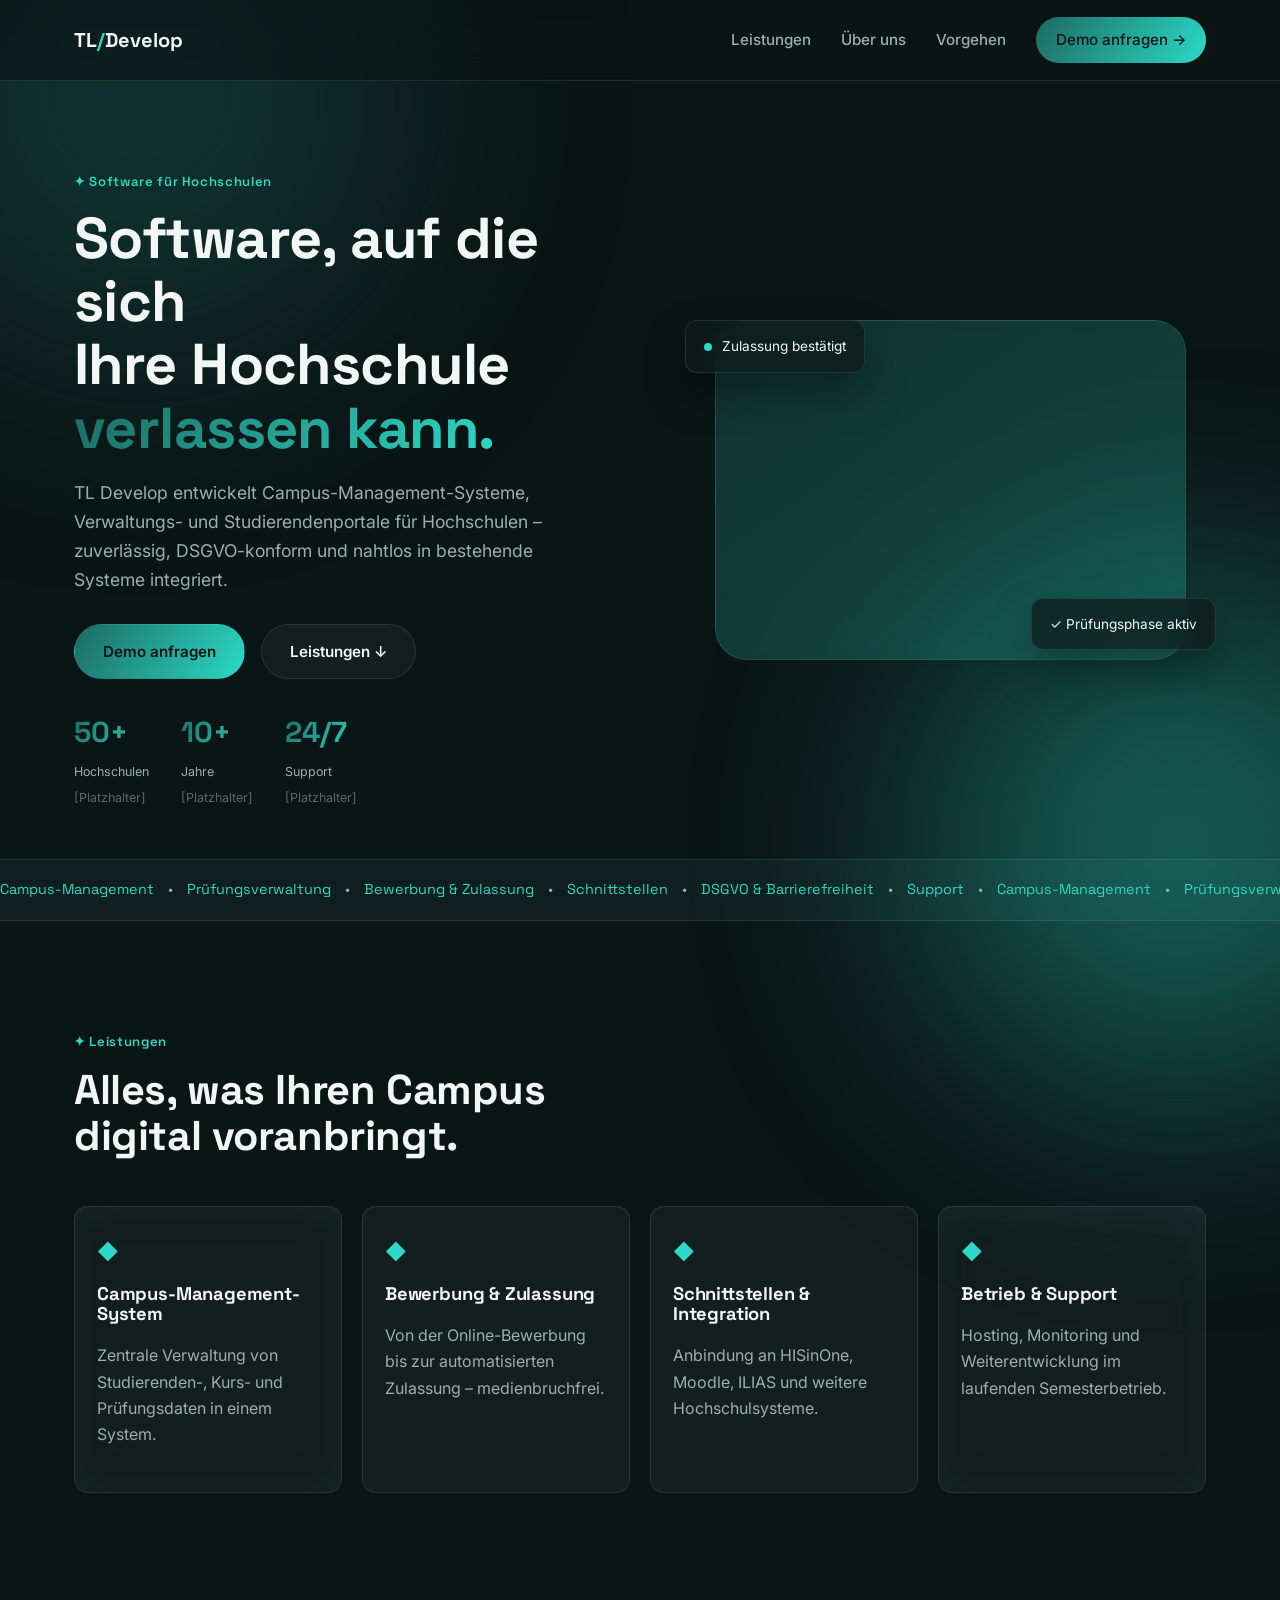
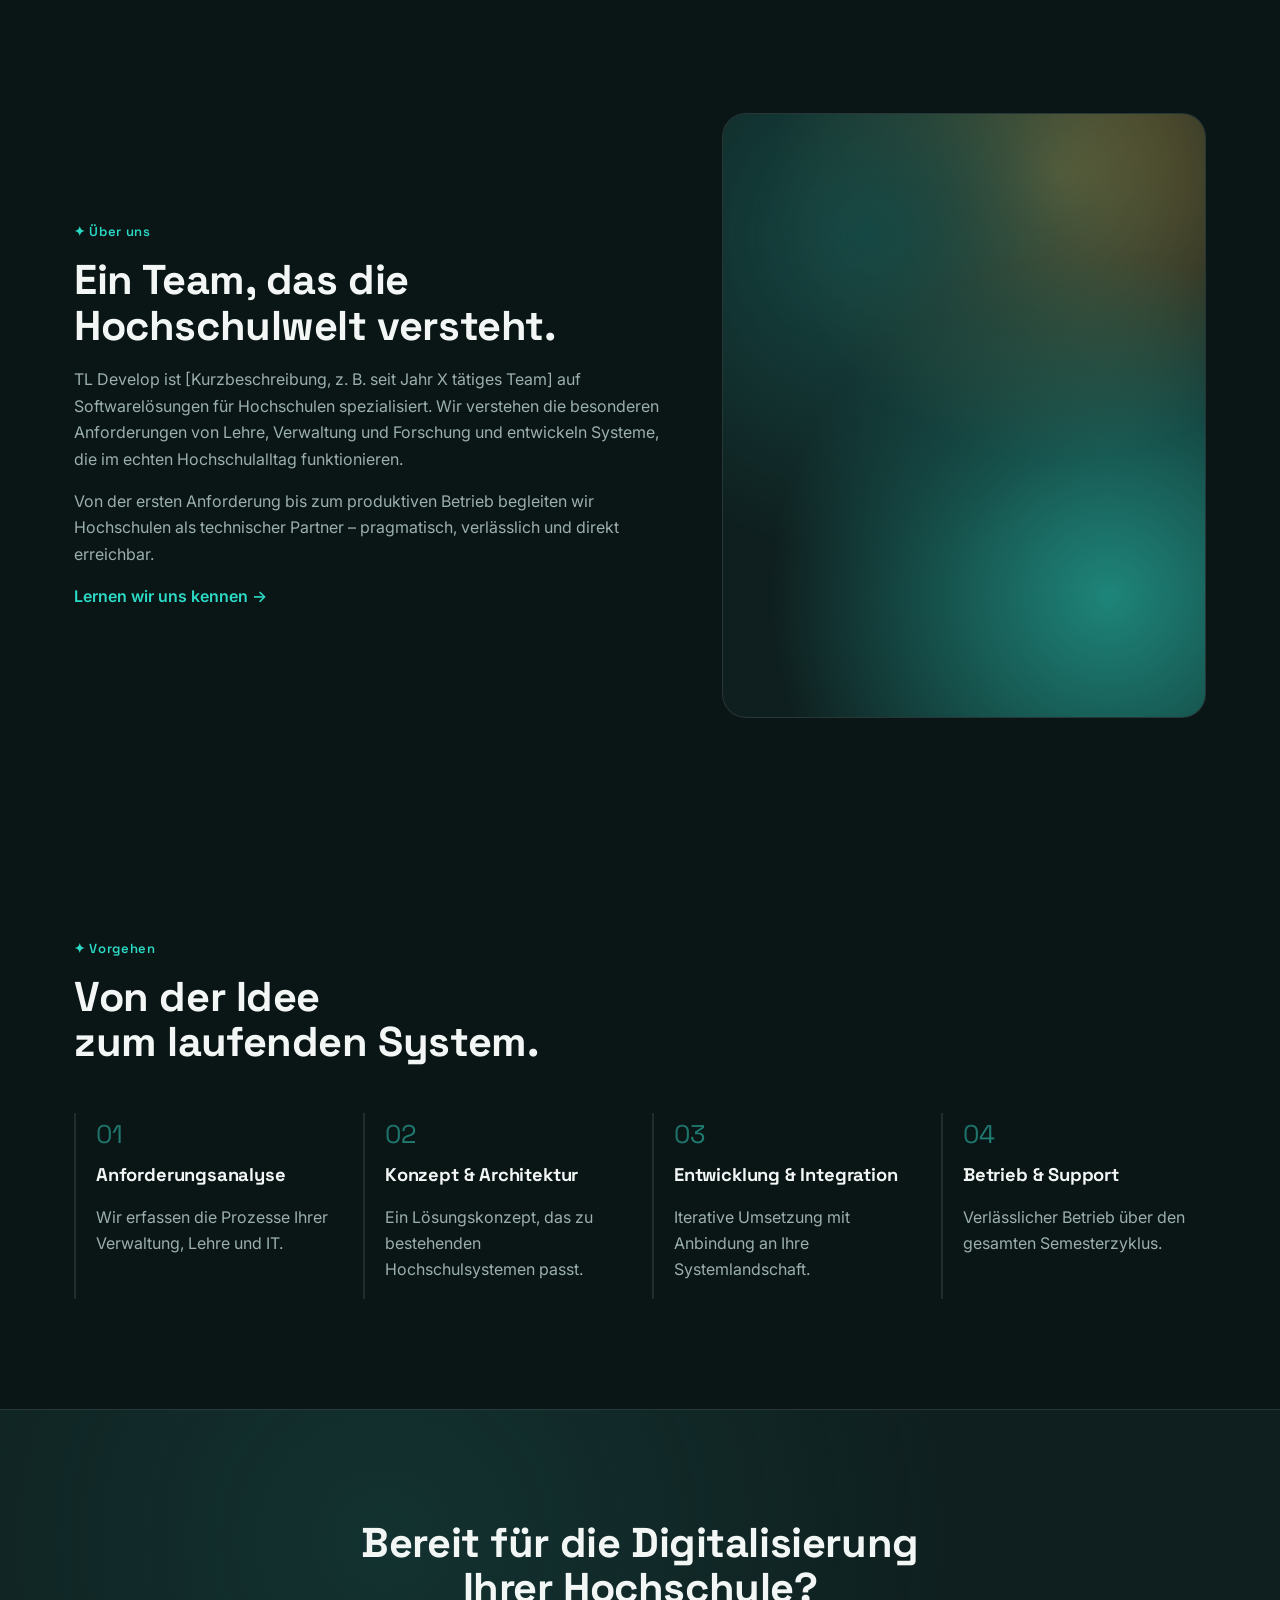
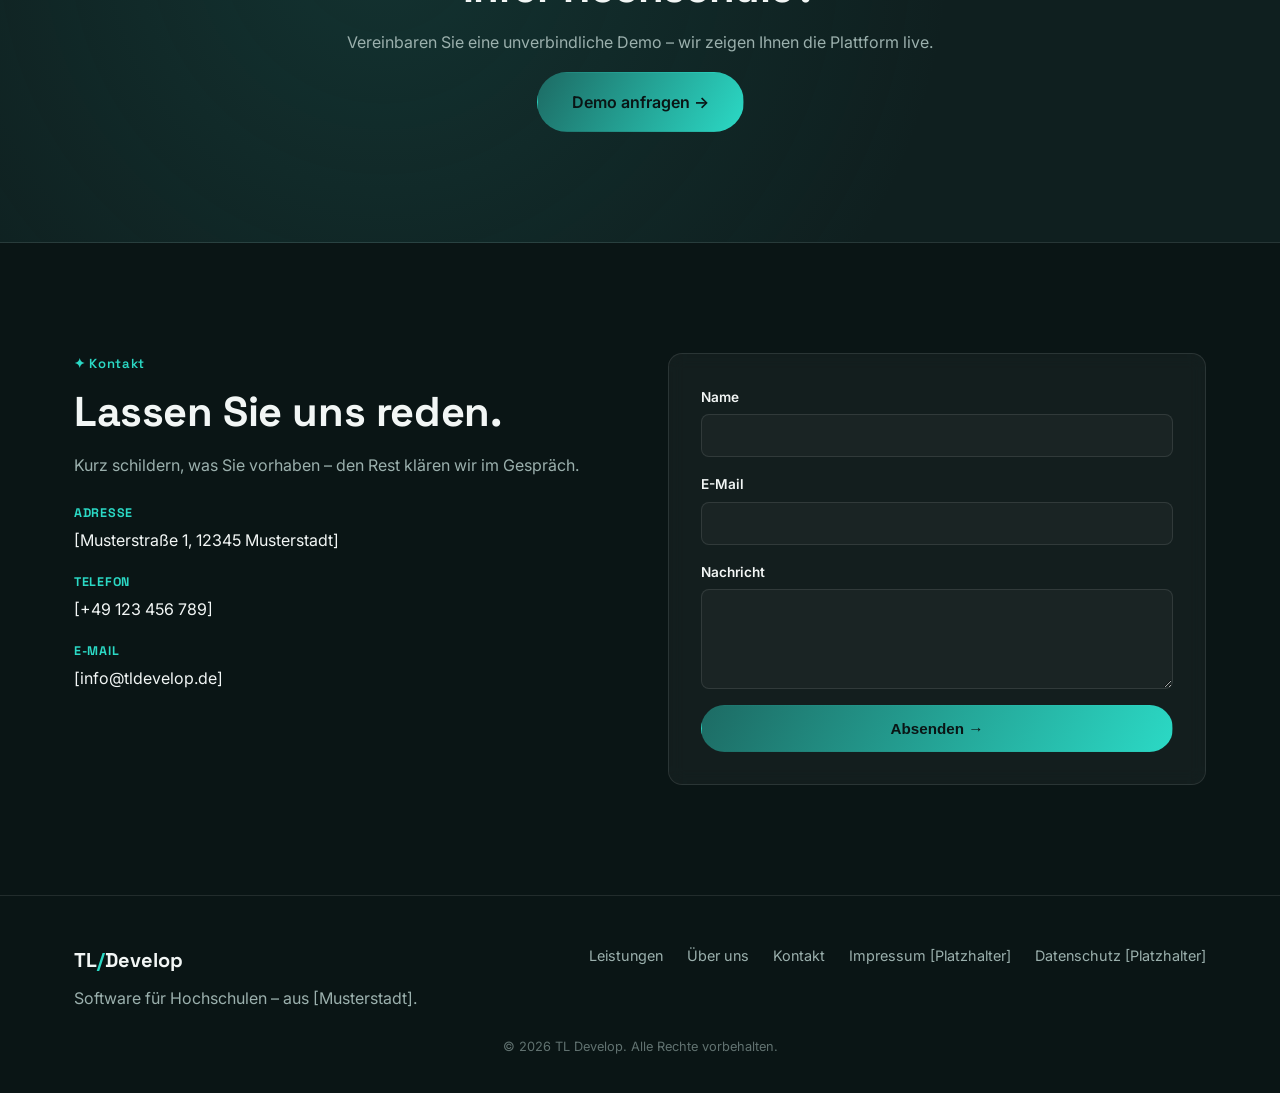
<file: design-modern-auffaellig/index.html>
<!DOCTYPE html>
<!-- Entwurf "Modern-Auffällig" für TL Develop. Texte sind Platzhalter (Leistungen, Über-uns, Kontaktdaten) und vor Livegang zu prüfen/ersetzen. -->
<html lang="de">
<head>
<meta charset="UTF-8">
<meta name="viewport" content="width=device-width, initial-scale=1.0">
<title>TL Develop – Software für Hochschulen</title>
<link rel="preconnect" href="https://fonts.googleapis.com">
<link rel="preconnect" href="https://fonts.gstatic.com" crossorigin>
<link href="https://fonts.googleapis.com/css2?family=Space+Grotesk:wght@500;600;700&family=Inter:wght@400;500;600;700&display=swap" rel="stylesheet">
<link rel="stylesheet" href="styles.css">
<noscript><style>.reveal { opacity: 1 !important; transform: none !important; }</style></noscript>
</head>
<body>

<div class="blob blob-a" aria-hidden="true"></div>
<div class="blob blob-b" aria-hidden="true"></div>

<header class="site-header">
  <div class="container header-inner">
    <a href="#top" class="logo">TL<span>/</span>Develop</a>
    <nav class="main-nav" id="main-nav">
      <a href="#leistungen">Leistungen</a>
      <a href="#ueber-uns">Über uns</a>
      <a href="#prozess">Vorgehen</a>
      <a href="#kontakt" class="nav-cta">Demo anfragen →</a>
    </nav>
    <button class="nav-toggle" id="nav-toggle" aria-label="Menü öffnen" aria-expanded="false">
      <span></span><span></span><span></span>
    </button>
  </div>
</header>

<main id="top">

  <section class="hero">
    <div class="container hero-grid">
      <div class="hero-text">
        <p class="eyebrow">✦ Software für Hochschulen</p>
        <h1>Software, auf die sich<br>Ihre Hochschule <span class="gradient-text">verlassen kann.</span></h1>
        <p class="lead">TL Develop entwickelt Campus-Management-Systeme, Verwaltungs- und Studierendenportale für Hochschulen – zuverlässig, DSGVO-konform und nahtlos in bestehende Systeme integriert.</p>
        <div class="hero-actions">
          <a href="#kontakt" class="btn btn-primary">Demo anfragen</a>
          <a href="#leistungen" class="btn btn-ghost">Leistungen ↓</a>
        </div>
        <div class="hero-stats">
          <div><strong>50+</strong><span>Hochschulen<br><em>[Platzhalter]</em></span></div>
          <div><strong>10+</strong><span>Jahre<br><em>[Platzhalter]</em></span></div>
          <div><strong>24/7</strong><span>Support<br><em>[Platzhalter]</em></span></div>
        </div>
      </div>
      <div class="hero-visual" aria-hidden="true">
        <div class="glass-card float-1">
          <span class="pulse"></span> Zulassung bestätigt
        </div>
        <div class="glass-card float-2">
          ✓ Prüfungsphase aktiv
        </div>
        <div class="orb"></div>
      </div>
    </div>
  </section>

  <section class="marquee" aria-hidden="true">
    <div class="marquee-track">
      <span>Campus-Management</span><span>•</span><span>Prüfungsverwaltung</span><span>•</span><span>Bewerbung &amp; Zulassung</span><span>•</span>
      <span>Schnittstellen</span><span>•</span><span>DSGVO &amp; Barrierefreiheit</span><span>•</span><span>Support</span><span>•</span>
      <span>Campus-Management</span><span>•</span><span>Prüfungsverwaltung</span><span>•</span><span>Bewerbung &amp; Zulassung</span><span>•</span>
      <span>Schnittstellen</span><span>•</span><span>DSGVO &amp; Barrierefreiheit</span><span>•</span><span>Support</span><span>•</span>
    </div>
  </section>

  <section id="leistungen" class="section">
    <div class="container">
      <p class="eyebrow">✦ Leistungen</p>
      <h2>Alles, was Ihren Campus<br>digital voranbringt.</h2>
      <div class="cards">
        <article class="card card-glow">
          <div class="card-icon">◆</div>
          <h3>Campus-Management-System</h3>
          <p>Zentrale Verwaltung von Studierenden-, Kurs- und Prüfungsdaten in einem System.</p>
        </article>
        <article class="card">
          <div class="card-icon">◆</div>
          <h3>Bewerbung &amp; Zulassung</h3>
          <p>Von der Online-Bewerbung bis zur automatisierten Zulassung – medienbruchfrei.</p>
        </article>
        <article class="card">
          <div class="card-icon">◆</div>
          <h3>Schnittstellen &amp; Integration</h3>
          <p>Anbindung an HISinOne, Moodle, ILIAS und weitere Hochschulsysteme.</p>
        </article>
        <article class="card card-glow">
          <div class="card-icon">◆</div>
          <h3>Betrieb &amp; Support</h3>
          <p>Hosting, Monitoring und Weiterentwicklung im laufenden Semesterbetrieb.</p>
        </article>
      </div>
    </div>
  </section>

  <section id="ueber-uns" class="section about">
    <div class="container about-grid">
      <div>
        <p class="eyebrow">✦ Über uns</p>
        <h2>Ein Team, das die<br>Hochschulwelt versteht.</h2>
        <p>TL Develop ist [Kurzbeschreibung, z. B. seit Jahr X tätiges Team] auf Softwarelösungen für Hochschulen spezialisiert. Wir verstehen die besonderen Anforderungen von Lehre, Verwaltung und Forschung und entwickeln Systeme, die im echten Hochschulalltag funktionieren.</p>
        <p>Von der ersten Anforderung bis zum produktiven Betrieb begleiten wir Hochschulen als technischer Partner – pragmatisch, verlässlich und direkt erreichbar.</p>
        <a href="#kontakt" class="link-arrow">Lernen wir uns kennen →</a>
      </div>
      <div class="about-visual" aria-hidden="true">
        <div class="mesh"></div>
      </div>
    </div>
  </section>

  <section id="prozess" class="section prozess">
    <div class="container">
      <p class="eyebrow">✦ Vorgehen</p>
      <h2>Von der Idee<br>zum laufenden System.</h2>
      <div class="steps">
        <div class="step">
          <span class="step-num">01</span>
          <h3>Anforderungsanalyse</h3>
          <p>Wir erfassen die Prozesse Ihrer Verwaltung, Lehre und IT.</p>
        </div>
        <div class="step">
          <span class="step-num">02</span>
          <h3>Konzept &amp; Architektur</h3>
          <p>Ein Lösungskonzept, das zu bestehenden Hochschulsystemen passt.</p>
        </div>
        <div class="step">
          <span class="step-num">03</span>
          <h3>Entwicklung &amp; Integration</h3>
          <p>Iterative Umsetzung mit Anbindung an Ihre Systemlandschaft.</p>
        </div>
        <div class="step">
          <span class="step-num">04</span>
          <h3>Betrieb &amp; Support</h3>
          <p>Verlässlicher Betrieb über den gesamten Semesterzyklus.</p>
        </div>
      </div>
    </div>
  </section>

  <section class="section cta-band">
    <div class="container cta-inner">
      <h2>Bereit für die Digitalisierung<br>Ihrer Hochschule?</h2>
      <p>Vereinbaren Sie eine unverbindliche Demo – wir zeigen Ihnen die Plattform live.</p>
      <a href="#kontakt" class="btn btn-primary btn-lg">Demo anfragen →</a>
    </div>
  </section>

  <section id="kontakt" class="section kontakt">
    <div class="container kontakt-grid">
      <div>
        <p class="eyebrow">✦ Kontakt</p>
        <h2>Lassen Sie uns reden.</h2>
        <p>Kurz schildern, was Sie vorhaben – den Rest klären wir im Gespräch.</p>
        <ul class="contact-list">
          <li><strong>Adresse</strong>[Musterstraße 1, 12345 Musterstadt]</li>
          <li><strong>Telefon</strong>[+49 123 456 789]</li>
          <li><strong>E-Mail</strong>[info@tldevelop.de]</li>
        </ul>
      </div>
      <form class="contact-form" onsubmit="return false;">
        <label>Name
          <input type="text" name="name" required>
        </label>
        <label>E-Mail
          <input type="email" name="email" required>
        </label>
        <label>Nachricht
          <textarea name="message" rows="4" required></textarea>
        </label>
        <button type="submit" class="btn btn-primary">Absenden →</button>
      </form>
    </div>
  </section>

</main>

<footer class="site-footer">
  <div class="container footer-inner">
    <div>
      <a href="#top" class="logo">TL<span>/</span>Develop</a>
      <p>Software für Hochschulen – aus [Musterstadt].</p>
    </div>
    <div class="footer-links">
      <a href="#leistungen">Leistungen</a>
      <a href="#ueber-uns">Über uns</a>
      <a href="#kontakt">Kontakt</a>
      <a href="#">Impressum [Platzhalter]</a>
      <a href="#">Datenschutz [Platzhalter]</a>
    </div>
  </div>
  <p class="copyright">© 2026 TL Develop. Alle Rechte vorbehalten.</p>
</footer>

<script>
  const navToggle = document.getElementById('nav-toggle');
  const nav = document.getElementById('main-nav');
  navToggle.addEventListener('click', () => {
    const open = nav.classList.toggle('open');
    navToggle.setAttribute('aria-expanded', open);
  });

  const revealEls = document.querySelectorAll('.card, .step, .about-grid > *');
  const io = new IntersectionObserver((entries) => {
    entries.forEach(e => { if (e.isIntersecting) e.target.classList.add('in-view'); });
  }, { threshold: 0.15 });
  revealEls.forEach(el => { el.classList.add('reveal'); io.observe(el); });
</script>
</body>
</html>
</file>
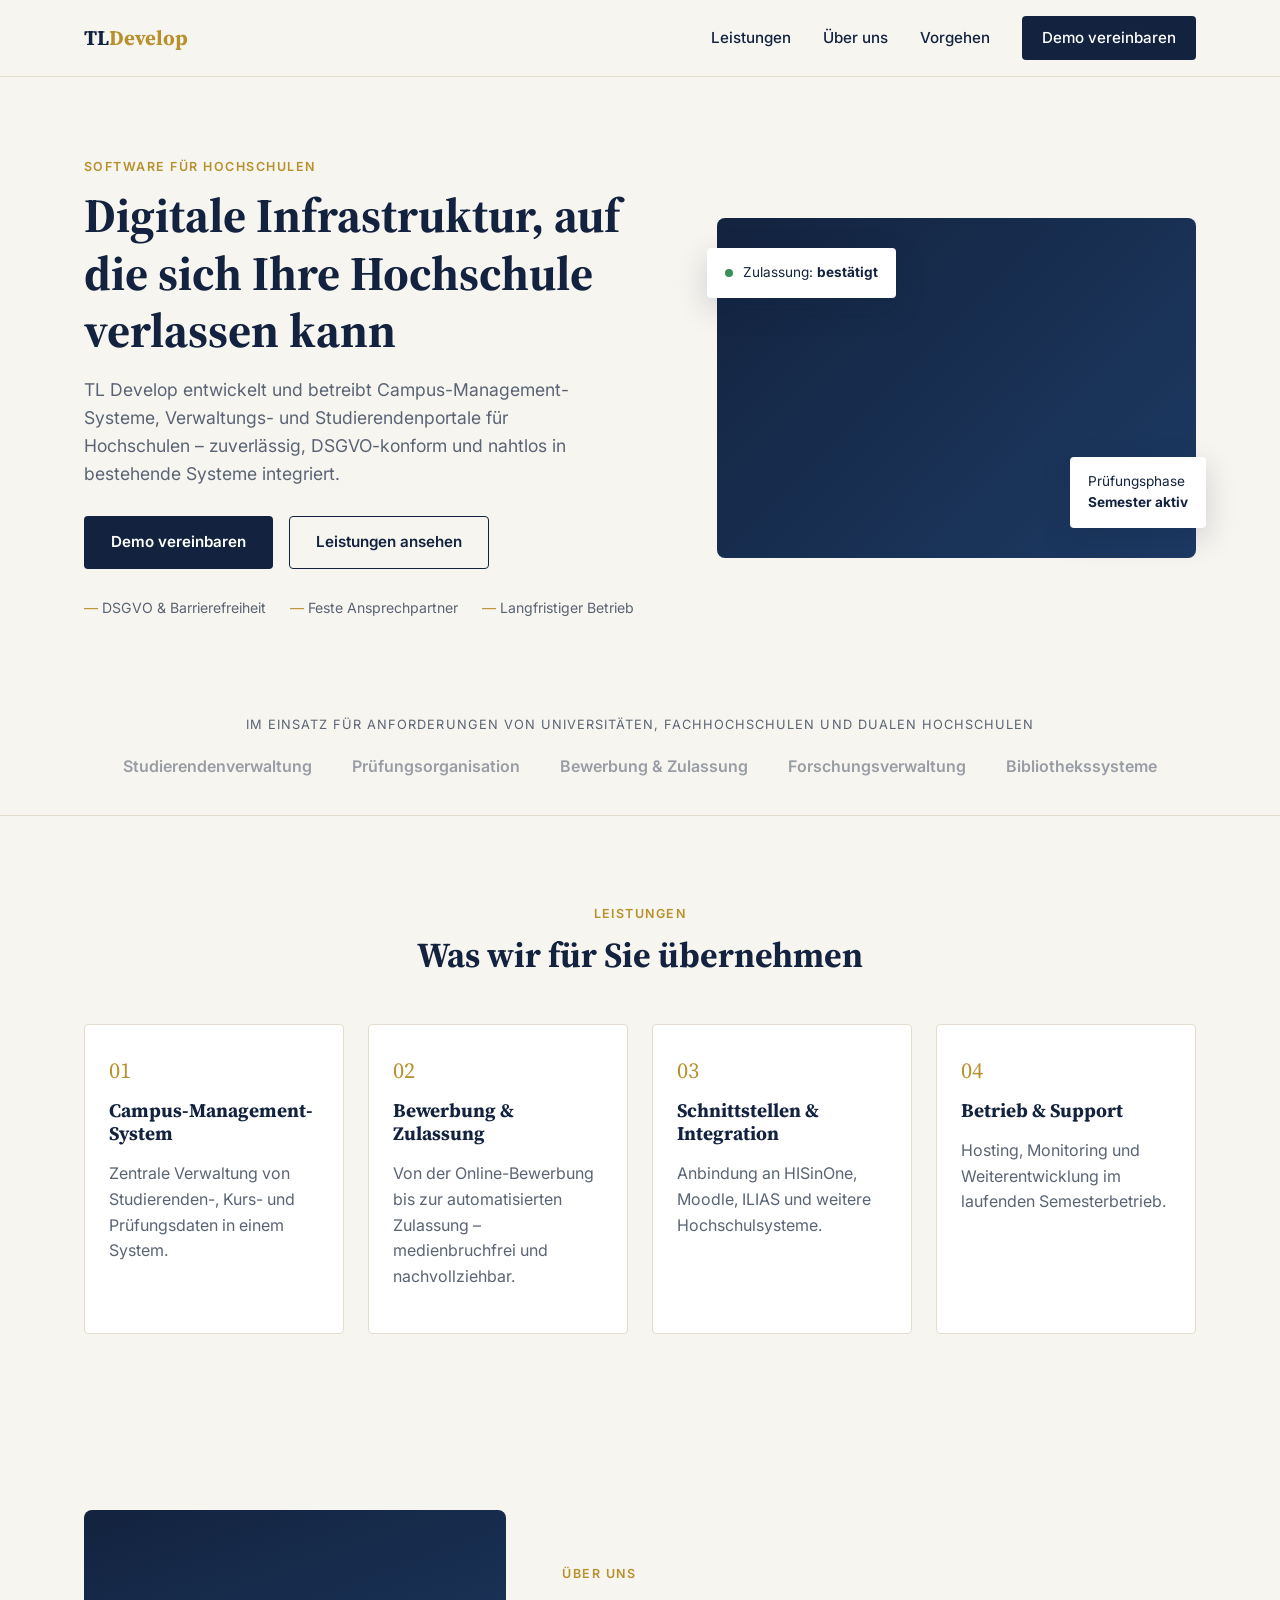
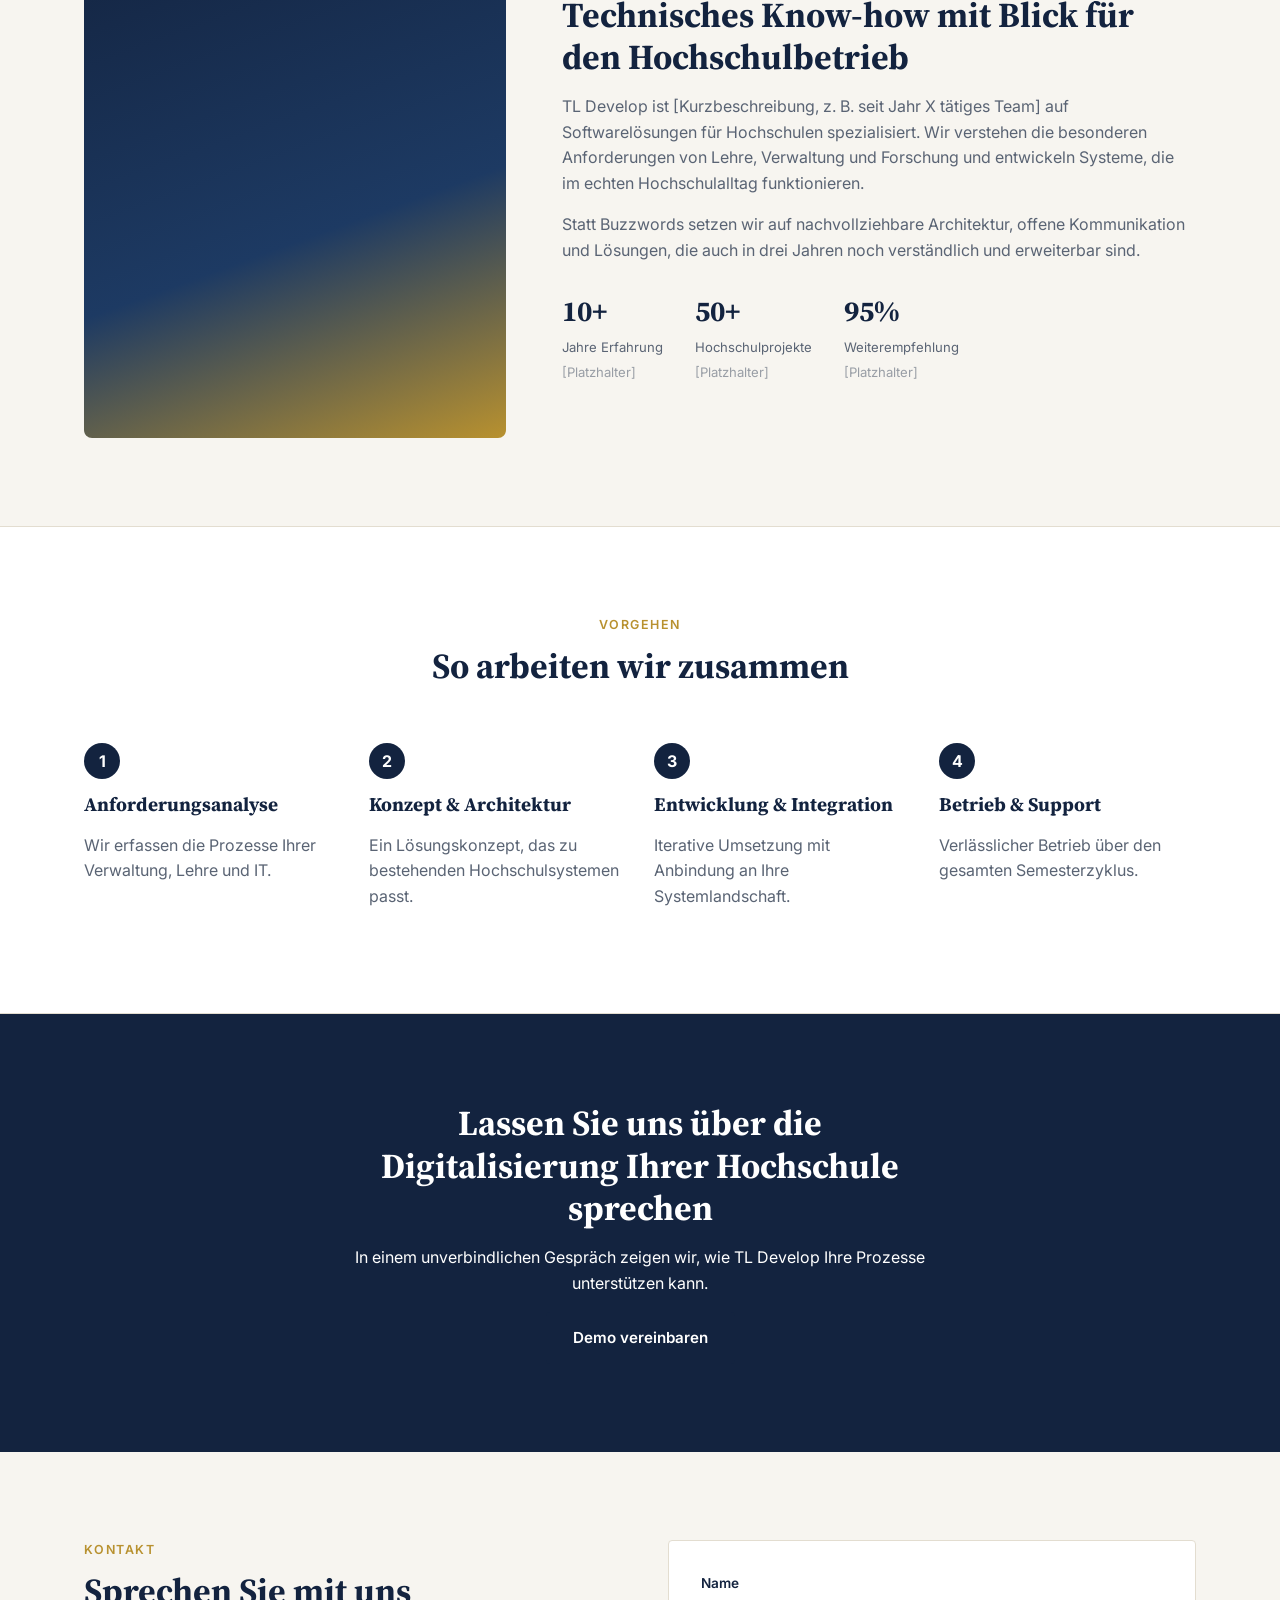
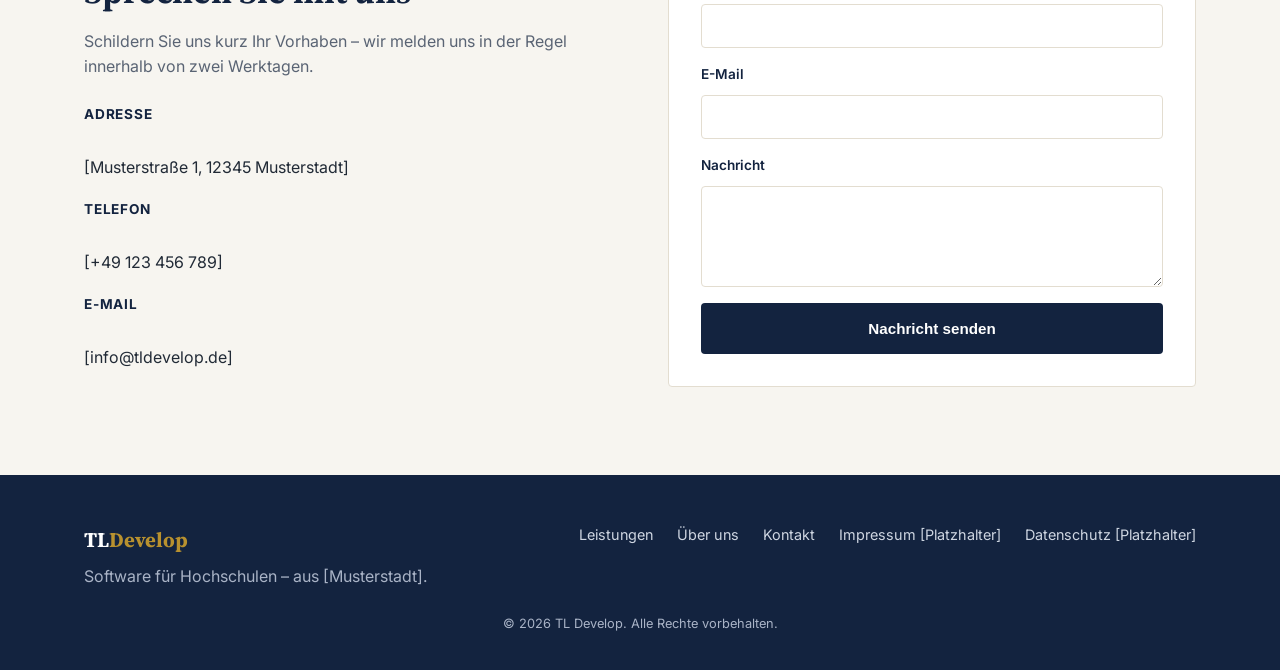
<file: design-seriose-klassisch/index.html>
<!DOCTYPE html>
<!-- Entwurf "Seriös-Klassisch" für TL Develop. Texte sind Platzhalter (Leistungen, Über-uns, Kontaktdaten) und vor Livegang zu prüfen/ersetzen. -->
<html lang="de">
<head>
<meta charset="UTF-8">
<meta name="viewport" content="width=device-width, initial-scale=1.0">
<title>TL Develop – Software für Hochschulen</title>
<link rel="preconnect" href="https://fonts.googleapis.com">
<link rel="preconnect" href="https://fonts.gstatic.com" crossorigin>
<link href="https://fonts.googleapis.com/css2?family=Source+Serif+4:opsz,wght@8..60,400;8..60,600;8..60,700&family=Inter:wght@400;500;600;700&display=swap" rel="stylesheet">
<link rel="stylesheet" href="styles.css">
</head>
<body>

<header class="site-header">
  <div class="container header-inner">
    <a href="#top" class="logo">TL<span>Develop</span></a>
    <nav class="main-nav" id="main-nav">
      <a href="#leistungen">Leistungen</a>
      <a href="#ueber-uns">Über uns</a>
      <a href="#prozess">Vorgehen</a>
      <a href="#kontakt" class="nav-cta">Demo vereinbaren</a>
    </nav>
    <button class="nav-toggle" id="nav-toggle" aria-label="Menü öffnen" aria-expanded="false">
      <span></span><span></span><span></span>
    </button>
  </div>
</header>

<main id="top">

  <section class="hero">
    <div class="container hero-grid">
      <div class="hero-text">
        <p class="eyebrow">Software für Hochschulen</p>
        <h1>Digitale Infrastruktur, auf die sich Ihre Hochschule verlassen kann</h1>
        <p class="lead">TL Develop entwickelt und betreibt Campus-Management-Systeme, Verwaltungs- und Studierendenportale für Hochschulen – zuverlässig, DSGVO-konform und nahtlos in bestehende Systeme integriert.</p>
        <div class="hero-actions">
          <a href="#kontakt" class="btn btn-primary">Demo vereinbaren</a>
          <a href="#leistungen" class="btn btn-secondary">Leistungen ansehen</a>
        </div>
        <ul class="hero-trust">
          <li>DSGVO &amp; Barrierefreiheit</li>
          <li>Feste Ansprechpartner</li>
          <li>Langfristiger Betrieb</li>
        </ul>
      </div>
      <div class="hero-visual" aria-hidden="true">
        <div class="hero-card card-1">
          <span class="dot"></span> Zulassung: <strong>bestätigt</strong>
        </div>
        <div class="hero-card card-2">
          Prüfungsphase<br><strong>Semester aktiv</strong>
        </div>
        <div class="hero-frame"></div>
      </div>
    </div>
  </section>

  <section class="logos">
    <div class="container">
      <p class="logos-label">Im Einsatz für Anforderungen von Universitäten, Fachhochschulen und dualen Hochschulen</p>
      <div class="logos-row">
        <span>Studierendenverwaltung</span><span>Prüfungsorganisation</span><span>Bewerbung &amp; Zulassung</span><span>Forschungsverwaltung</span><span>Bibliothekssysteme</span>
      </div>
    </div>
  </section>

  <section id="leistungen" class="section leistungen">
    <div class="container">
      <p class="eyebrow center">Leistungen</p>
      <h2 class="center">Was wir für Sie übernehmen</h2>
      <div class="cards leistungen-cards">
        <article class="card">
          <div class="card-index">01</div>
          <h3>Campus-Management-System</h3>
          <p>Zentrale Verwaltung von Studierenden-, Kurs- und Prüfungsdaten in einem System.</p>
        </article>
        <article class="card">
          <div class="card-index">02</div>
          <h3>Bewerbung &amp; Zulassung</h3>
          <p>Von der Online-Bewerbung bis zur automatisierten Zulassung – medienbruchfrei und nachvollziehbar.</p>
        </article>
        <article class="card">
          <div class="card-index">03</div>
          <h3>Schnittstellen &amp; Integration</h3>
          <p>Anbindung an HISinOne, Moodle, ILIAS und weitere Hochschulsysteme.</p>
        </article>
        <article class="card">
          <div class="card-index">04</div>
          <h3>Betrieb &amp; Support</h3>
          <p>Hosting, Monitoring und Weiterentwicklung im laufenden Semesterbetrieb.</p>
        </article>
      </div>
    </div>
  </section>

  <section id="ueber-uns" class="section ueber-uns">
    <div class="container about-grid">
      <div class="about-visual" aria-hidden="true"></div>
      <div>
        <p class="eyebrow">Über uns</p>
        <h2>Technisches Know-how mit Blick für den Hochschulbetrieb</h2>
        <p>TL Develop ist [Kurzbeschreibung, z. B. seit Jahr X tätiges Team] auf Softwarelösungen für Hochschulen spezialisiert. Wir verstehen die besonderen Anforderungen von Lehre, Verwaltung und Forschung und entwickeln Systeme, die im echten Hochschulalltag funktionieren.</p>
        <p>Statt Buzzwords setzen wir auf nachvollziehbare Architektur, offene Kommunikation und Lösungen, die auch in drei Jahren noch verständlich und erweiterbar sind.</p>
        <div class="stat-row">
          <div class="stat"><strong>10+</strong><span>Jahre Erfahrung <br><em>[Platzhalter]</em></span></div>
          <div class="stat"><strong>50+</strong><span>Hochschulprojekte <br><em>[Platzhalter]</em></span></div>
          <div class="stat"><strong>95%</strong><span>Weiterempfehlung <br><em>[Platzhalter]</em></span></div>
        </div>
      </div>
    </div>
  </section>

  <section id="prozess" class="section prozess">
    <div class="container">
      <p class="eyebrow center">Vorgehen</p>
      <h2 class="center">So arbeiten wir zusammen</h2>
      <ol class="steps">
        <li><span class="step-num">1</span><h3>Anforderungsanalyse</h3><p>Wir erfassen die Prozesse Ihrer Verwaltung, Lehre und IT.</p></li>
        <li><span class="step-num">2</span><h3>Konzept &amp; Architektur</h3><p>Ein Lösungskonzept, das zu bestehenden Hochschulsystemen passt.</p></li>
        <li><span class="step-num">3</span><h3>Entwicklung &amp; Integration</h3><p>Iterative Umsetzung mit Anbindung an Ihre Systemlandschaft.</p></li>
        <li><span class="step-num">4</span><h3>Betrieb &amp; Support</h3><p>Verlässlicher Betrieb über den gesamten Semesterzyklus.</p></li>
      </ol>
    </div>
  </section>

  <section class="section cta-band">
    <div class="container cta-inner">
      <h2>Lassen Sie uns über die Digitalisierung Ihrer Hochschule sprechen</h2>
      <p>In einem unverbindlichen Gespräch zeigen wir, wie TL Develop Ihre Prozesse unterstützen kann.</p>
      <a href="#kontakt" class="btn btn-primary">Demo vereinbaren</a>
    </div>
  </section>

  <section id="kontakt" class="section kontakt">
    <div class="container kontakt-grid">
      <div>
        <p class="eyebrow">Kontakt</p>
        <h2>Sprechen Sie mit uns</h2>
        <p>Schildern Sie uns kurz Ihr Vorhaben – wir melden uns in der Regel innerhalb von zwei Werktagen.</p>
        <ul class="contact-list">
          <li><strong>Adresse</strong><br>[Musterstraße 1, 12345 Musterstadt]</li>
          <li><strong>Telefon</strong><br>[+49 123 456 789]</li>
          <li><strong>E-Mail</strong><br>[info@tldevelop.de]</li>
        </ul>
      </div>
      <form class="contact-form" onsubmit="return false;">
        <label>Name
          <input type="text" name="name" required>
        </label>
        <label>E-Mail
          <input type="email" name="email" required>
        </label>
        <label>Nachricht
          <textarea name="message" rows="4" required></textarea>
        </label>
        <button type="submit" class="btn btn-primary">Nachricht senden</button>
      </form>
    </div>
  </section>

</main>

<footer class="site-footer">
  <div class="container footer-inner">
    <div>
      <a href="#top" class="logo">TL<span>Develop</span></a>
      <p>Software für Hochschulen – aus [Musterstadt].</p>
    </div>
    <div class="footer-links">
      <a href="#leistungen">Leistungen</a>
      <a href="#ueber-uns">Über uns</a>
      <a href="#kontakt">Kontakt</a>
      <a href="#">Impressum [Platzhalter]</a>
      <a href="#">Datenschutz [Platzhalter]</a>
    </div>
  </div>
  <p class="copyright">© 2026 TL Develop. Alle Rechte vorbehalten.</p>
</footer>

<script>
  const navToggle = document.getElementById('nav-toggle');
  const nav = document.getElementById('main-nav');
  navToggle.addEventListener('click', () => {
    const open = nav.classList.toggle('open');
    navToggle.setAttribute('aria-expanded', open);
  });
</script>
</body>
</html>
</file>
<file: design-modern-auffaellig/styles.css>
:root {
  --bg: #0a1515;
  --bg-alt: #0f1f1f;
  --surface: rgba(255,255,255,0.04);
  --border: rgba(255,255,255,0.1);
  --text: #f2f6f5;
  --text-muted: #9bb0ad;
  --violet: #1d6b64;
  --cyan: #2bd9c5;
  --pink: #c9a24b;
  --grad: linear-gradient(120deg, var(--violet), var(--cyan));
  --radius: 14px;
  --display: "Space Grotesk", sans-serif;
  --sans: "Inter", system-ui, -apple-system, Segoe UI, Roboto, sans-serif;
}

* { box-sizing: border-box; }
html { scroll-behavior: smooth; }
body {
  margin: 0;
  font-family: var(--sans);
  color: var(--text);
  background: var(--bg);
  line-height: 1.65;
  overflow-x: hidden;
  position: relative;
}

.container { max-width: 1180px; margin: 0 auto; padding: 0 24px; position: relative; z-index: 1; }

h1, h2, h3 { font-family: var(--display); margin: 0 0 18px; line-height: 1.1; letter-spacing: -0.01em; }
h1 { font-size: clamp(2.4rem, 5vw, 3.6rem); }
h2 { font-size: clamp(1.8rem, 3.6vw, 2.6rem); }
h3 { font-size: 1.15rem; }
p { color: var(--text-muted); margin: 0 0 16px; }

.eyebrow {
  font-family: var(--display);
  font-size: 0.82rem;
  font-weight: 600;
  letter-spacing: 0.05em;
  color: var(--cyan);
  margin-bottom: 14px;
}

.gradient-text {
  background: var(--grad);
  -webkit-background-clip: text;
  background-clip: text;
  color: transparent;
}

.section { padding: 110px 0; position: relative; }

/* Background blobs */
.blob {
  position: fixed;
  width: 520px;
  height: 520px;
  border-radius: 50%;
  filter: blur(120px);
  opacity: 0.35;
  z-index: 0;
  pointer-events: none;
}
.blob-a { background: var(--violet); top: -160px; left: -120px; }
.blob-b { background: var(--cyan); bottom: -200px; right: -160px; }

/* Header */
.site-header {
  position: sticky;
  top: 0;
  z-index: 100;
  background: rgba(10,21,21,0.65);
  backdrop-filter: blur(14px);
  border-bottom: 1px solid var(--border);
}
.header-inner { display: flex; align-items: center; justify-content: space-between; height: 80px; position: relative; z-index: 1; }
.logo { font-family: var(--display); font-weight: 700; font-size: 1.25rem; color: var(--text); text-decoration: none; }
.logo span { color: var(--cyan); }

.main-nav { display: flex; align-items: center; gap: 30px; }
.main-nav a { color: var(--text-muted); text-decoration: none; font-weight: 500; font-size: 0.95rem; transition: color 0.2s; }
.main-nav a:hover { color: var(--text); }
.nav-cta {
  background: var(--grad);
  color: #0a1515 !important;
  padding: 10px 20px;
  border-radius: 999px;
  font-weight: 600;
}

.nav-toggle { display: none; flex-direction: column; gap: 5px; background: none; border: none; cursor: pointer; padding: 8px; }
.nav-toggle span { width: 22px; height: 2px; background: var(--text); display: block; }

/* Hero */
.hero { padding: 90px 0 50px; }
.hero-grid { display: grid; grid-template-columns: 1.05fr 0.95fr; gap: 56px; align-items: center; }
.lead { font-size: 1.1rem; max-width: 500px; }
.hero-actions { display: flex; gap: 16px; margin: 30px 0; flex-wrap: wrap; }

.btn {
  display: inline-block;
  padding: 14px 28px;
  border-radius: 999px;
  font-weight: 600;
  text-decoration: none;
  font-size: 0.95rem;
  border: 1px solid transparent;
  transition: transform 0.2s, box-shadow 0.2s, background 0.2s;
}
.btn-primary { background: var(--grad); color: #0a1515; box-shadow: 0 0 0 0 rgba(29,107,100,0); }
.btn-primary:hover { transform: translateY(-2px); box-shadow: 0 10px 30px rgba(29,107,100,0.35); }
.btn-ghost { color: var(--text); border-color: var(--border); background: var(--surface); }
.btn-ghost:hover { border-color: var(--cyan); color: var(--cyan); }
.btn-lg { padding: 16px 34px; font-size: 1rem; }

.hero-stats { display: flex; gap: 32px; flex-wrap: wrap; }
.hero-stats strong { font-family: var(--display); font-size: 1.8rem; display: block; background: var(--grad); -webkit-background-clip: text; background-clip: text; color: transparent; }
.hero-stats span { font-size: 0.78rem; color: var(--text-muted); }
.hero-stats em { font-style: normal; opacity: 0.55; }

.hero-visual { position: relative; height: 380px; }
.orb {
  position: absolute;
  inset: 20px;
  border-radius: 32px;
  background: linear-gradient(145deg, rgba(29,107,100,0.35), rgba(43,217,197,0.25));
  border: 1px solid var(--border);
  backdrop-filter: blur(6px);
}
.glass-card {
  position: absolute;
  background: rgba(14,27,26,0.75);
  border: 1px solid var(--border);
  border-radius: 12px;
  padding: 14px 18px;
  font-size: 0.85rem;
  backdrop-filter: blur(10px);
  box-shadow: 0 20px 40px rgba(0,0,0,0.35);
  z-index: 2;
}
.float-1 { top: 20px; left: -10px; animation: float 6s ease-in-out infinite; }
.float-2 { bottom: 30px; right: -10px; animation: float 6s ease-in-out infinite reverse; }
@keyframes float { 0%,100% { transform: translateY(0); } 50% { transform: translateY(-12px); } }
.pulse { display: inline-block; width: 8px; height: 8px; border-radius: 50%; background: var(--cyan); margin-right: 6px; box-shadow: 0 0 0 0 rgba(43,217,197,0.6); animation: pulse 2s infinite; }
@keyframes pulse { 0% { box-shadow: 0 0 0 0 rgba(43,217,197,0.5); } 70% { box-shadow: 0 0 0 8px rgba(43,217,197,0); } 100% { box-shadow: 0 0 0 0 rgba(43,217,197,0); } }

/* Marquee */
.marquee { border-top: 1px solid var(--border); border-bottom: 1px solid var(--border); padding: 18px 0; overflow: hidden; background: var(--bg-alt); }
.marquee-track { display: flex; gap: 14px; white-space: nowrap; width: max-content; animation: scroll 22s linear infinite; font-family: var(--display); color: var(--text-muted); font-size: 0.9rem; }
.marquee-track span:nth-child(odd) { color: var(--cyan); }
@keyframes scroll { from { transform: translateX(0); } to { transform: translateX(-50%); } }

/* Cards */
.cards { display: grid; grid-template-columns: repeat(4, 1fr); gap: 20px; margin-top: 48px; }
.card {
  background: var(--surface);
  border: 1px solid var(--border);
  border-radius: var(--radius);
  padding: 28px 22px;
  transition: transform 0.25s, border-color 0.25s;
}
.card:hover { transform: translateY(-6px); border-color: var(--cyan); }
.card-glow { box-shadow: 0 0 40px rgba(29,107,100,0.12) inset; }
.card-icon { color: var(--cyan); font-size: 1.3rem; margin-bottom: 14px; }

.reveal { opacity: 0; transform: translateY(16px); transition: opacity 0.6s ease, transform 0.6s ease; }
.reveal.in-view { opacity: 1; transform: translateY(0); }

/* About */
.about-grid { display: grid; grid-template-columns: 1.1fr 0.9fr; gap: 56px; align-items: center; }
.link-arrow { color: var(--cyan); text-decoration: none; font-weight: 600; }
.about-visual { aspect-ratio: 4/5; border-radius: 24px; border: 1px solid var(--border); background: var(--bg-alt); position: relative; overflow: hidden; }
.mesh { position: absolute; inset: 0; background: radial-gradient(circle at 30% 20%, var(--violet), transparent 55%), radial-gradient(circle at 80% 80%, var(--cyan), transparent 55%), radial-gradient(circle at 70% 10%, var(--pink), transparent 45%); opacity: 0.55; }

/* Process */
.steps { display: grid; grid-template-columns: repeat(4, 1fr); gap: 24px; margin-top: 48px; }
.step { border-left: 2px solid var(--border); padding-left: 20px; }
.step-num { font-family: var(--display); font-size: 1.6rem; background: var(--grad); -webkit-background-clip: text; background-clip: text; color: transparent; display: block; margin-bottom: 10px; }

/* CTA band */
.cta-band {
  background: radial-gradient(circle at 30% 30%, rgba(29,107,100,0.25), transparent 60%), var(--bg-alt);
  text-align: center;
  border-top: 1px solid var(--border);
  border-bottom: 1px solid var(--border);
}
.cta-inner { max-width: 640px; margin: 0 auto; }

/* Contact */
.kontakt-grid { display: grid; grid-template-columns: 1fr 1fr; gap: 56px; }
.contact-list { list-style: none; padding: 0; margin-top: 24px; display: grid; gap: 18px; color: var(--text); }
.contact-list strong { display: block; color: var(--cyan); font-size: 0.78rem; text-transform: uppercase; letter-spacing: 0.06em; margin-bottom: 4px; font-family: var(--display); }
.contact-form {
  background: var(--surface);
  border: 1px solid var(--border);
  border-radius: var(--radius);
  padding: 32px;
  display: grid;
  gap: 16px;
  backdrop-filter: blur(8px);
}
.contact-form label { display: grid; gap: 6px; font-size: 0.85rem; color: var(--text); font-weight: 600; }
.contact-form input, .contact-form textarea {
  font-family: var(--sans);
  padding: 11px 14px;
  border: 1px solid var(--border);
  border-radius: 8px;
  font-size: 0.95rem;
  resize: vertical;
  background: rgba(255,255,255,0.03);
  color: var(--text);
}
.contact-form input:focus, .contact-form textarea:focus { outline: 2px solid var(--cyan); outline-offset: 1px; }

/* Footer */
.site-footer { padding: 48px 0 20px; border-top: 1px solid var(--border); position: relative; z-index: 1; }
.footer-inner { display: flex; justify-content: space-between; flex-wrap: wrap; gap: 32px; }
.site-footer p { margin-top: 8px; }
.footer-links { display: flex; gap: 24px; flex-wrap: wrap; }
.footer-links a { color: var(--text-muted); text-decoration: none; font-size: 0.9rem; }
.footer-links a:hover { color: var(--cyan); }
.copyright { text-align: center; color: var(--text-muted); font-size: 0.8rem; margin-top: 32px; opacity: 0.6; }

@media (max-width: 900px) {
  .hero-grid, .about-grid, .kontakt-grid { grid-template-columns: 1fr; }
  .cards, .steps { grid-template-columns: repeat(2, 1fr); }
  .hero-visual { height: 240px; margin-top: 24px; }
  .blob { width: 320px; height: 320px; }
}

@media (max-width: 680px) {
  .main-nav {
    position: absolute;
    top: 80px; left: 0; right: 0;
    background: #0e1c1c;
    border-bottom: 1px solid var(--border);
    flex-direction: column;
    align-items: flex-start;
    padding: 16px 24px 24px;
    gap: 18px;
    display: none;
  }
  .main-nav.open { display: flex; }
  .nav-toggle { display: flex; }
  .cards, .steps { grid-template-columns: 1fr; }
  .footer-inner { flex-direction: column; }
}
</file>
<file: design-seriose-klassisch/styles.css>
:root {
  --navy: #13233f;
  --navy-light: #1d3a63;
  --gold: #b8912f;
  --bg: #f7f5f0;
  --bg-alt: #ffffff;
  --text: #212a36;
  --text-muted: #5a6474;
  --border: #e3ddd0;
  --radius: 4px;
  --serif: "Source Serif 4", Georgia, serif;
  --sans: "Inter", system-ui, -apple-system, Segoe UI, Roboto, sans-serif;
}

* { box-sizing: border-box; }
html { scroll-behavior: smooth; }
body {
  margin: 0;
  font-family: var(--sans);
  color: var(--text);
  background: var(--bg);
  line-height: 1.6;
}

.container {
  max-width: 1160px;
  margin: 0 auto;
  padding: 0 24px;
}

h1, h2, h3 {
  font-family: var(--serif);
  color: var(--navy);
  margin: 0 0 16px;
  line-height: 1.2;
}
h1 { font-size: clamp(2rem, 4vw, 3rem); }
h2 { font-size: clamp(1.6rem, 3vw, 2.2rem); }
h3 { font-size: 1.2rem; }
p { color: var(--text-muted); margin: 0 0 16px; }

.eyebrow {
  font-family: var(--sans);
  text-transform: uppercase;
  letter-spacing: 0.12em;
  font-size: 0.78rem;
  font-weight: 600;
  color: var(--gold);
  margin-bottom: 10px;
}
.center { text-align: center; }
.section { padding: 88px 0; }

/* Header */
.site-header {
  position: sticky;
  top: 0;
  background: rgba(247, 245, 240, 0.92);
  backdrop-filter: blur(6px);
  border-bottom: 1px solid var(--border);
  z-index: 100;
}
.header-inner {
  display: flex;
  align-items: center;
  justify-content: space-between;
  height: 76px;
}
.logo {
  font-family: var(--serif);
  font-weight: 700;
  font-size: 1.3rem;
  color: var(--navy);
  text-decoration: none;
}
.logo span { color: var(--gold); }

.main-nav {
  display: flex;
  align-items: center;
  gap: 32px;
}
.main-nav a {
  color: var(--navy);
  text-decoration: none;
  font-weight: 500;
  font-size: 0.95rem;
}
.main-nav a:hover { color: var(--gold); }
.nav-cta {
  background: var(--navy);
  color: #fff !important;
  padding: 10px 20px;
  border-radius: var(--radius);
}
.nav-cta:hover { background: var(--navy-light); color: #fff !important; }

.nav-toggle {
  display: none;
  flex-direction: column;
  gap: 5px;
  background: none;
  border: none;
  cursor: pointer;
  padding: 8px;
}
.nav-toggle span {
  width: 22px;
  height: 2px;
  background: var(--navy);
  display: block;
}

/* Hero */
.hero { padding: 80px 0 60px; }
.hero-grid {
  display: grid;
  grid-template-columns: 1.1fr 0.9fr;
  gap: 48px;
  align-items: center;
}
.lead { font-size: 1.1rem; max-width: 520px; }
.hero-actions { display: flex; gap: 16px; margin: 28px 0; flex-wrap: wrap; }
.btn {
  display: inline-block;
  padding: 13px 26px;
  border-radius: var(--radius);
  font-weight: 600;
  text-decoration: none;
  font-size: 0.95rem;
  border: 1px solid transparent;
  transition: background 0.2s, color 0.2s, border-color 0.2s;
}
.btn-primary { background: var(--navy); color: #fff; }
.btn-primary:hover { background: var(--navy-light); }
.btn-secondary { background: transparent; color: var(--navy); border-color: var(--navy); }
.btn-secondary:hover { background: var(--navy); color: #fff; }

.hero-trust {
  display: flex;
  gap: 24px;
  list-style: none;
  padding: 0;
  margin: 0;
  flex-wrap: wrap;
  color: var(--text-muted);
  font-size: 0.88rem;
}
.hero-trust li::before { content: "— "; color: var(--gold); }

.hero-visual { position: relative; height: 340px; }
.hero-frame {
  position: absolute;
  inset: 0;
  background: linear-gradient(135deg, var(--navy), var(--navy-light));
  border-radius: 8px;
}
.hero-card {
  position: absolute;
  background: #fff;
  border-radius: var(--radius);
  box-shadow: 0 10px 30px rgba(19, 35, 63, 0.18);
  padding: 14px 18px;
  font-size: 0.85rem;
  color: var(--navy);
  z-index: 2;
}
.card-1 { top: 30px; left: -10px; }
.card-2 { bottom: 30px; right: -10px; }
.dot { display: inline-block; width: 8px; height: 8px; border-radius: 50%; background: #3a8f5b; margin-right: 6px; }

/* Logos */
.logos { padding: 36px 0; border-bottom: 1px solid var(--border); }
.logos-label { text-align: center; font-size: 0.8rem; letter-spacing: 0.08em; text-transform: uppercase; color: var(--text-muted); margin-bottom: 18px; }
.logos-row { display: flex; justify-content: center; gap: 40px; flex-wrap: wrap; color: var(--text-muted); font-weight: 600; opacity: 0.6; }

/* Cards */
.cards { display: grid; grid-template-columns: repeat(4, 1fr); gap: 24px; margin-top: 48px; }
.card {
  background: var(--bg-alt);
  border: 1px solid var(--border);
  border-radius: var(--radius);
  padding: 28px 24px;
}
.card-index { font-family: var(--serif); color: var(--gold); font-size: 1.4rem; margin-bottom: 10px; }

/* About */
.about-grid { display: grid; grid-template-columns: 0.8fr 1.2fr; gap: 56px; align-items: center; }
.about-visual {
  aspect-ratio: 4/5;
  background: linear-gradient(160deg, var(--navy) 0%, var(--navy-light) 60%, var(--gold) 100%);
  border-radius: 8px;
}
.stat-row { display: flex; gap: 32px; margin-top: 24px; flex-wrap: wrap; }
.stat strong { font-family: var(--serif); font-size: 1.8rem; color: var(--navy); display: block; }
.stat span { font-size: 0.82rem; color: var(--text-muted); }
.stat em { font-style: normal; opacity: 0.6; }

/* Process */
.prozess { background: var(--bg-alt); border-top: 1px solid var(--border); border-bottom: 1px solid var(--border); }
.steps { list-style: none; padding: 0; margin: 48px 0 0; display: grid; grid-template-columns: repeat(4, 1fr); gap: 28px; }
.steps li { position: relative; padding-top: 8px; }
.step-num {
  display: inline-flex;
  align-items: center;
  justify-content: center;
  width: 36px; height: 36px;
  border-radius: 50%;
  background: var(--navy);
  color: #fff;
  font-weight: 700;
  margin-bottom: 14px;
}

/* CTA band */
.cta-band { background: var(--navy); text-align: center; }
.cta-band h2, .cta-band p { color: #fff; }
.cta-inner { max-width: 620px; }

/* Contact */
.kontakt-grid { display: grid; grid-template-columns: 1fr 1fr; gap: 56px; }
.contact-list { list-style: none; padding: 0; margin-top: 24px; display: grid; gap: 18px; }
.contact-list strong { display: block; color: var(--navy); font-size: 0.85rem; text-transform: uppercase; letter-spacing: 0.06em; margin-bottom: 4px; }
.contact-form { background: var(--bg-alt); border: 1px solid var(--border); border-radius: var(--radius); padding: 32px; display: grid; gap: 16px; }
.contact-form label { display: grid; gap: 6px; font-size: 0.85rem; color: var(--navy); font-weight: 600; }
.contact-form input, .contact-form textarea {
  font-family: var(--sans);
  padding: 10px 12px;
  border: 1px solid var(--border);
  border-radius: var(--radius);
  font-size: 0.95rem;
  resize: vertical;
}
.contact-form input:focus, .contact-form textarea:focus { outline: 2px solid var(--gold); outline-offset: 1px; }

/* Footer */
.site-footer { background: var(--navy); color: #cfd6e2; padding: 48px 0 20px; }
.footer-inner { display: flex; justify-content: space-between; flex-wrap: wrap; gap: 32px; }
.site-footer .logo { color: #fff; }
.site-footer p { color: #a9b3c6; margin-top: 8px; }
.footer-links { display: flex; gap: 24px; flex-wrap: wrap; align-items: flex-start; }
.footer-links a { color: #cfd6e2; text-decoration: none; font-size: 0.9rem; }
.footer-links a:hover { color: var(--gold); }
.copyright { text-align: center; color: #7e8aa3; font-size: 0.8rem; margin-top: 32px; }

@media (max-width: 900px) {
  .hero-grid, .about-grid, .kontakt-grid { grid-template-columns: 1fr; }
  .cards { grid-template-columns: repeat(2, 1fr); }
  .steps { grid-template-columns: repeat(2, 1fr); }
  .hero-visual { height: 220px; margin-top: 24px; }
}

@media (max-width: 680px) {
  .main-nav {
    position: absolute;
    top: 76px; left: 0; right: 0;
    background: var(--bg);
    border-bottom: 1px solid var(--border);
    flex-direction: column;
    align-items: flex-start;
    padding: 16px 24px 24px;
    gap: 16px;
    display: none;
  }
  .main-nav.open { display: flex; }
  .nav-toggle { display: flex; }
  .cards { grid-template-columns: 1fr; }
  .steps { grid-template-columns: 1fr; }
  .footer-inner { flex-direction: column; }
}
</file>
